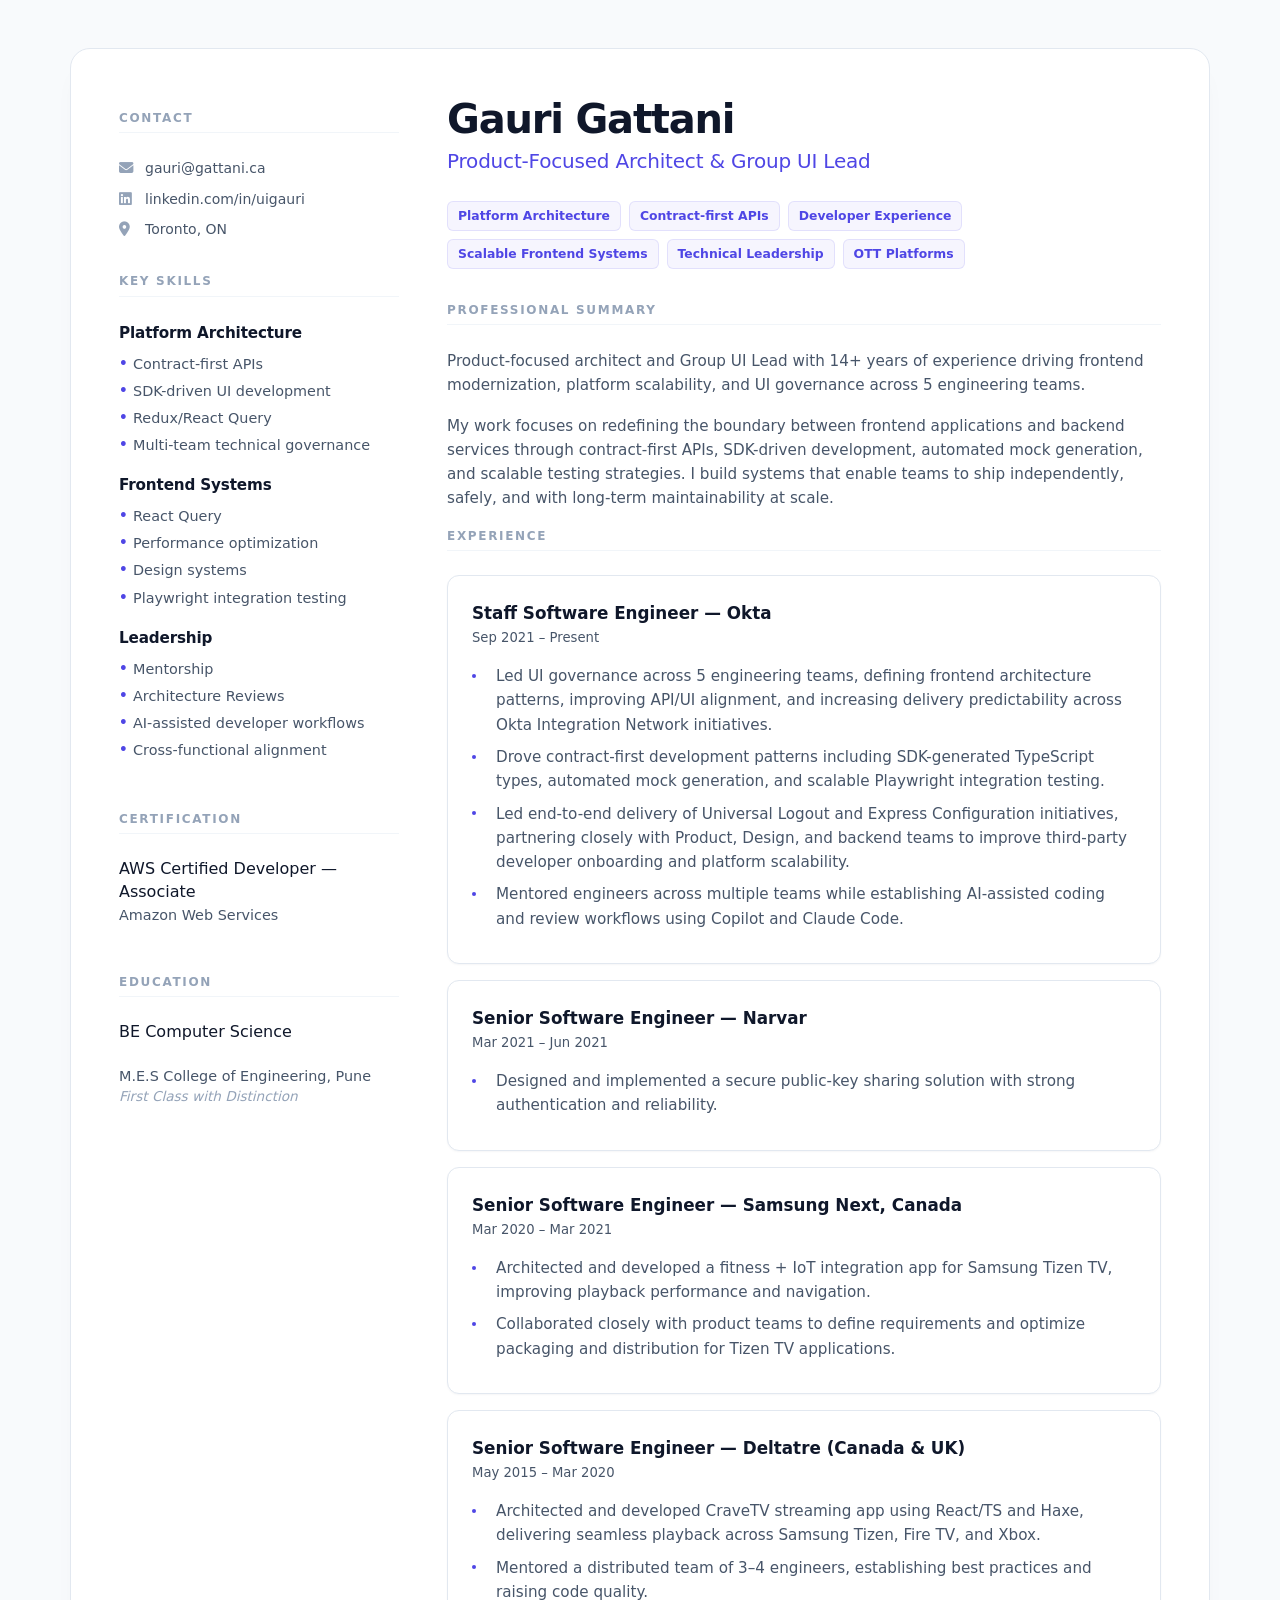
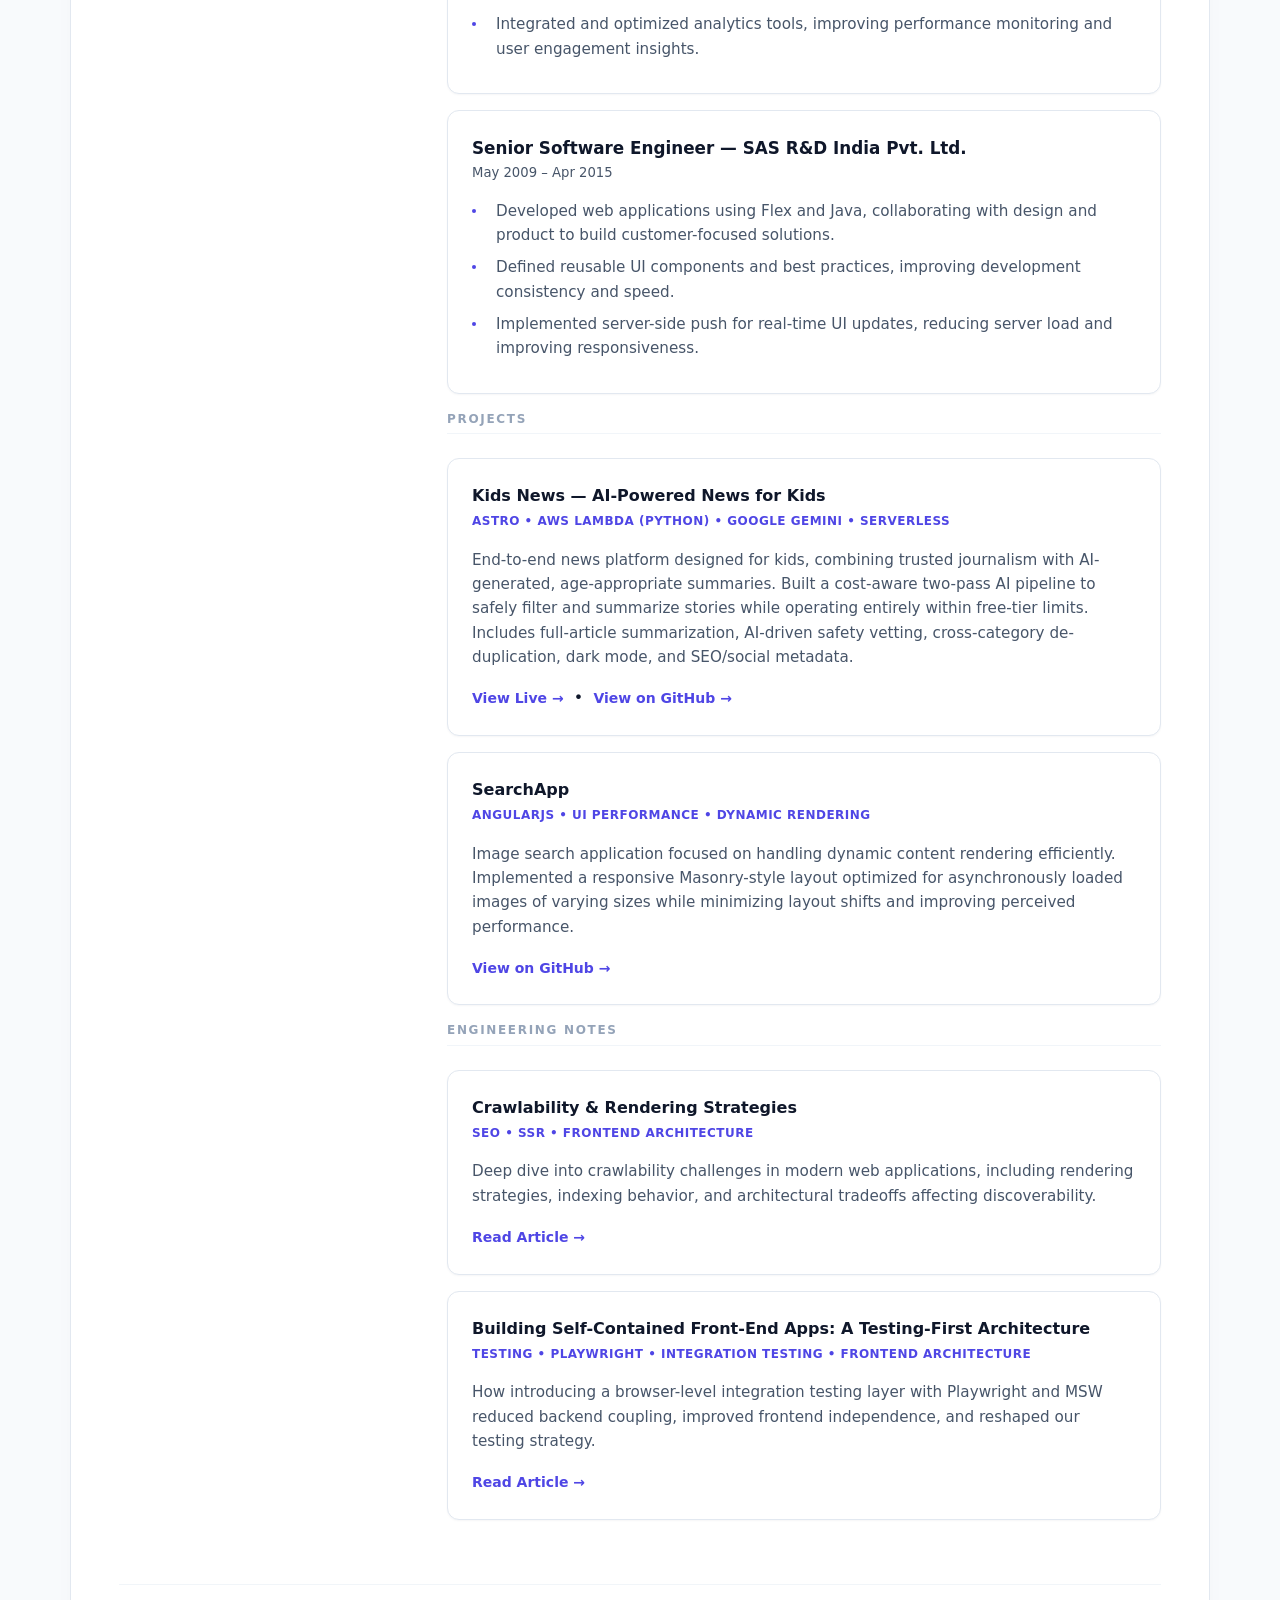
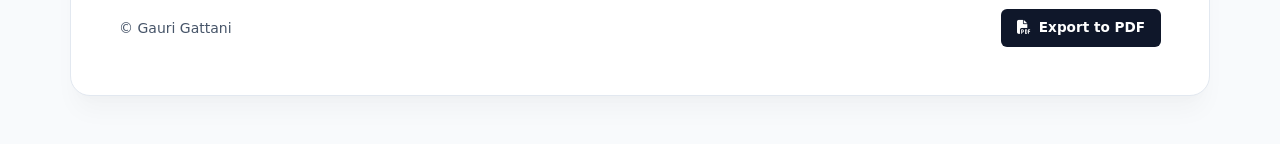
<file: index.html>
<!doctype html>
<html lang="en">
  <head>
    <meta charset="UTF-8" />
    <meta name="viewport" content="width=device-width, initial-scale=1" />
    <meta name="robots" content="noindex, nofollow" />
    <title>Gauri Gattani: Product-Focused Architect & Group UI Lead</title>

    <meta
      name="theme-color"
      content="#f5f7fb"
      media="(prefers-color-scheme: light)"
    />
    <meta
      name="theme-color"
      content="#111827"
      media="(prefers-color-scheme: dark)"
    />

    <!-- Google tag (gtag.js) -->
    <script
      async
      src="https://www.googletagmanager.com/gtag/js?id=G-FG6BD3M5W6"
    ></script>
    <script>
      window.dataLayer = window.dataLayer || [];
      function gtag() {
        dataLayer.push(arguments);
      }
      gtag("js", new Date());

      gtag("config", "G-FG6BD3M5W6");
    </script>

    <link
      rel="stylesheet"
      href="https://cdnjs.cloudflare.com/ajax/libs/font-awesome/6.5.0/css/all.min.css"
    />
    <link rel="stylesheet" href="style.css" />
    <link rel="stylesheet" href="mobile.css" />
    <link rel="stylesheet" href="print.css" />
  </head>

  <body>
    <div class="container">
      <div class="resume-content">
        <aside class="sidebar">
          <div class="section">
            <h2>Contact</h2>
            <div class="contact-links">
              <a href="mailto:gauri@gattani.ca">
                <i class="fas fa-envelope"></i>
                gauri@gattani.ca
              </a>
              <a href="https://linkedin.com/in/uigauri" target="_blank">
                <i class="fab fa-linkedin"></i>
                linkedin.com/in/uigauri
              </a>
              <span class="location">
                <i class="fas fa-map-marker-alt"></i>
                Toronto, ON
              </span>
            </div>
          </div>

          <div class="section">
            <h2>Key Skills</h2>

            <div class="skill-group">
              <h3>Platform Architecture</h3>
              <div class="skill-tags">
                <span>Contract-first APIs</span>
                <span>SDK-driven UI development</span>
                <span>Redux/React Query</span>
                <span>Multi-team technical governance</span>
              </div>
            </div>

            <div class="skill-group">
              <h3>Frontend Systems</h3>
              <div class="skill-tags">
                <span>React Query</span>
                <span>Performance optimization</span>
                <span>Design systems</span>
                <span>Playwright integration testing</span>
              </div>
            </div>

            <div class="skill-group">
              <h3>Leadership</h3>
              <div class="skill-tags">
                <span>Mentorship</span>
                <span>Architecture Reviews</span>
                <span>AI-assisted developer workflows</span>
                <span>Cross-functional alignment</span>
              </div>
            </div>
          </div>

          <div class="section certification">
            <h2>Certification</h2>
            <div class="cert-card">
              <span class="cert-icon">🟧</span>
              <strong>AWS Certified Developer — Associate</strong>
              <div class="cert-meta">Amazon Web Services</div>
            </div>
          </div>

          <div class="section">
            <h2>Education</h2>
            <p>
              <strong>BE Computer Science</strong><br />
              M.E.S College of Engineering, Pune<br />
              <span class="muted">First Class with Distinction</span>
            </p>
          </div>
        </aside>

        <main class="main-content">
          <div class="header">
            <div>
              <div>
                <h1>Gauri Gattani</h1>
                <p class="subtitle">
                  Product-Focused Architect & Group UI Lead
                </p>

                <div class="mobile-contact-row">
                  <a href="mailto:gauri@gattani.ca">gauri@gattani.ca</a>
                  <span>•</span>

                  <a href="https://linkedin.com/in/uigauri" target="_blank">
                    LinkedIn
                  </a>

                  <span>•</span>

                  <span>Toronto, ON</span>
                </div>

                <div class="soft-chips">
                  <span>Platform Architecture</span>
                  <span>Contract-first APIs</span>
                  <span>Developer Experience</span>
                  <span>Scalable Frontend Systems</span>
                  <span>Technical Leadership</span>
                  <span>OTT Platforms</span>
                </div>
              </div>
            </div>
          </div>

          <div class="section">
            <h2>Professional Summary</h2>
            <p>
              Product-focused architect and Group UI Lead with 14+ years of
              experience driving frontend modernization, platform scalability,
              and UI governance across 5 engineering teams.
            </p>

            <p>
              My work focuses on redefining the boundary between frontend
              applications and backend services through contract-first APIs,
              SDK-driven development, automated mock generation, and scalable
              testing strategies. I build systems that enable teams to ship
              independently, safely, and with long-term maintainability at
              scale.
            </p>
          </div>

          <div class="section">
            <h2>Experience</h2>

            <div class="job">
              <div class="job-title">Staff Software Engineer — Okta</div>
              <div class="job-meta">Sep 2021 – Present</div>
              <ul>
                <li>
                  Led UI governance across 5 engineering teams, defining
                  frontend architecture patterns, improving API/UI alignment,
                  and increasing delivery predictability across Okta Integration
                  Network initiatives.
                </li>
                <li>
                  Drove contract-first development patterns including
                  SDK-generated TypeScript types, automated mock generation, and
                  scalable Playwright integration testing.
                </li>
                <li>
                  Led end-to-end delivery of Universal Logout and Express
                  Configuration initiatives, partnering closely with Product,
                  Design, and backend teams to improve third-party developer
                  onboarding and platform scalability.
                </li>
                <li>
                  Mentored engineers across multiple teams while establishing
                  AI-assisted coding and review workflows using Copilot and
                  Claude Code.
                </li>
              </ul>
            </div>

            <div class="job">
              <div class="job-title">Senior Software Engineer — Narvar</div>
              <div class="job-meta">Mar 2021 – Jun 2021</div>
              <ul>
                <li>
                  Designed and implemented a secure public-key sharing solution
                  with strong authentication and reliability.
                </li>
              </ul>
            </div>

            <div class="job">
              <div class="job-title">
                Senior Software Engineer — Samsung Next, Canada
              </div>
              <div class="job-meta">Mar 2020 – Mar 2021</div>
              <ul>
                <li>
                  Architected and developed a fitness + IoT integration app for
                  Samsung Tizen TV, improving playback performance and
                  navigation.
                </li>
                <li>
                  Collaborated closely with product teams to define requirements
                  and optimize packaging and distribution for Tizen TV
                  applications.
                </li>
              </ul>
            </div>

            <div class="job">
              <div class="job-title">
                Senior Software Engineer — Deltatre (Canada & UK)
              </div>
              <div class="job-meta">May 2015 – Mar 2020</div>
              <ul>
                <li>
                  Architected and developed CraveTV streaming app using React/TS
                  and Haxe, delivering seamless playback across Samsung Tizen,
                  Fire TV, and Xbox.
                </li>
                <li>
                  Mentored a distributed team of 3–4 engineers, establishing
                  best practices and raising code quality.
                </li>
                <li>
                  Integrated and optimized analytics tools, improving
                  performance monitoring and user engagement insights.
                </li>
              </ul>
            </div>

            <div class="job">
              <div class="job-title">
                Senior Software Engineer — SAS R&D India Pvt. Ltd.
              </div>
              <div class="job-meta">May 2009 – Apr 2015</div>
              <ul>
                <li>
                  Developed web applications using Flex and Java, collaborating
                  with design and product to build customer-focused solutions.
                </li>
                <li>
                  Defined reusable UI components and best practices, improving
                  development consistency and speed.
                </li>
                <li>
                  Implemented server-side push for real-time UI updates,
                  reducing server load and improving responsiveness.
                </li>
              </ul>
            </div>
          </div>

          <div class="section">
            <h2>Projects</h2>

            <div class="project-card">
              <strong>Kids News — AI-Powered News for Kids</strong>
              <div class="project-meta">
                Astro • AWS Lambda (Python) • Google Gemini • Serverless
              </div>
              <p>
                End-to-end news platform designed for kids, combining trusted
                journalism with AI-generated, age-appropriate summaries. Built a
                cost-aware two-pass AI pipeline to safely filter and summarize
                stories while operating entirely within free-tier limits.
                Includes full-article summarization, AI-driven safety vetting,
                cross-category de-duplication, dark mode, and SEO/social
                metadata.
              </p>
              <a href="https://news.gattani.ca" target="_blank">
                View Live →
              </a>
              &nbsp;•&nbsp;
              <a
                href="https://github.com/gauriladdad/personal-site"
                target="_blank"
              >
                View on GitHub →
              </a>
            </div>

            <div class="project-card">
              <strong>SearchApp</strong>
              <div class="project-meta">
                AngularJS • UI Performance • Dynamic Rendering
              </div>
              <p>
                Image search application focused on handling dynamic content
                rendering efficiently. Implemented a responsive Masonry-style
                layout optimized for asynchronously loaded images of varying
                sizes while minimizing layout shifts and improving perceived
                performance.
              </p>
              <a
                href="https://github.com/gauriladdad/SearchApp"
                target="_blank"
              >
                View on GitHub →
              </a>
            </div>
          </div>

          <div class="section">
            <h2>Engineering Notes</h2>

            <div class="project-card">
              <strong>Crawlability & Rendering Strategies</strong>
              <div class="project-meta">SEO • SSR • Frontend Architecture</div>
              <p>
                Deep dive into crawlability challenges in modern web
                applications, including rendering strategies, indexing behavior,
                and architectural tradeoffs affecting discoverability.
              </p>
              <a
                href="https://blogs.gattani.ca/crawlability-post/"
                target="_blank"
              >
                Read Article →
              </a>
            </div>

            <div class="project-card">
              <strong
                >Building Self-Contained Front-End Apps: A Testing-First
                Architecture</strong
              >
              <div class="project-meta">
                Testing • Playwright • Integration Testing • Frontend
                Architecture
              </div>
              <p>
                How introducing a browser-level integration testing layer with
                Playwright and MSW reduced backend coupling, improved frontend
                independence, and reshaped our testing strategy.
              </p>
              <a
                href="https://blogs.gattani.ca/playwright-integration-layer/"
                target="_blank"
              >
                Read Article →
              </a>
            </div>
          </div>
        </main>
      </div>

      <footer>
        <div class="footer-meta">
          <span>© Gauri Gattani</span>
          <a
            class="download-button"
            href="./gauri%20gattani%20resume.pdf"
            download="gauri gattani resume.pdf"
          >
            <i class="fas fa-file-pdf"></i>
            Export to PDF
          </a>
        </div>
      </footer>
    </div>
  </body>
</html>
</file>
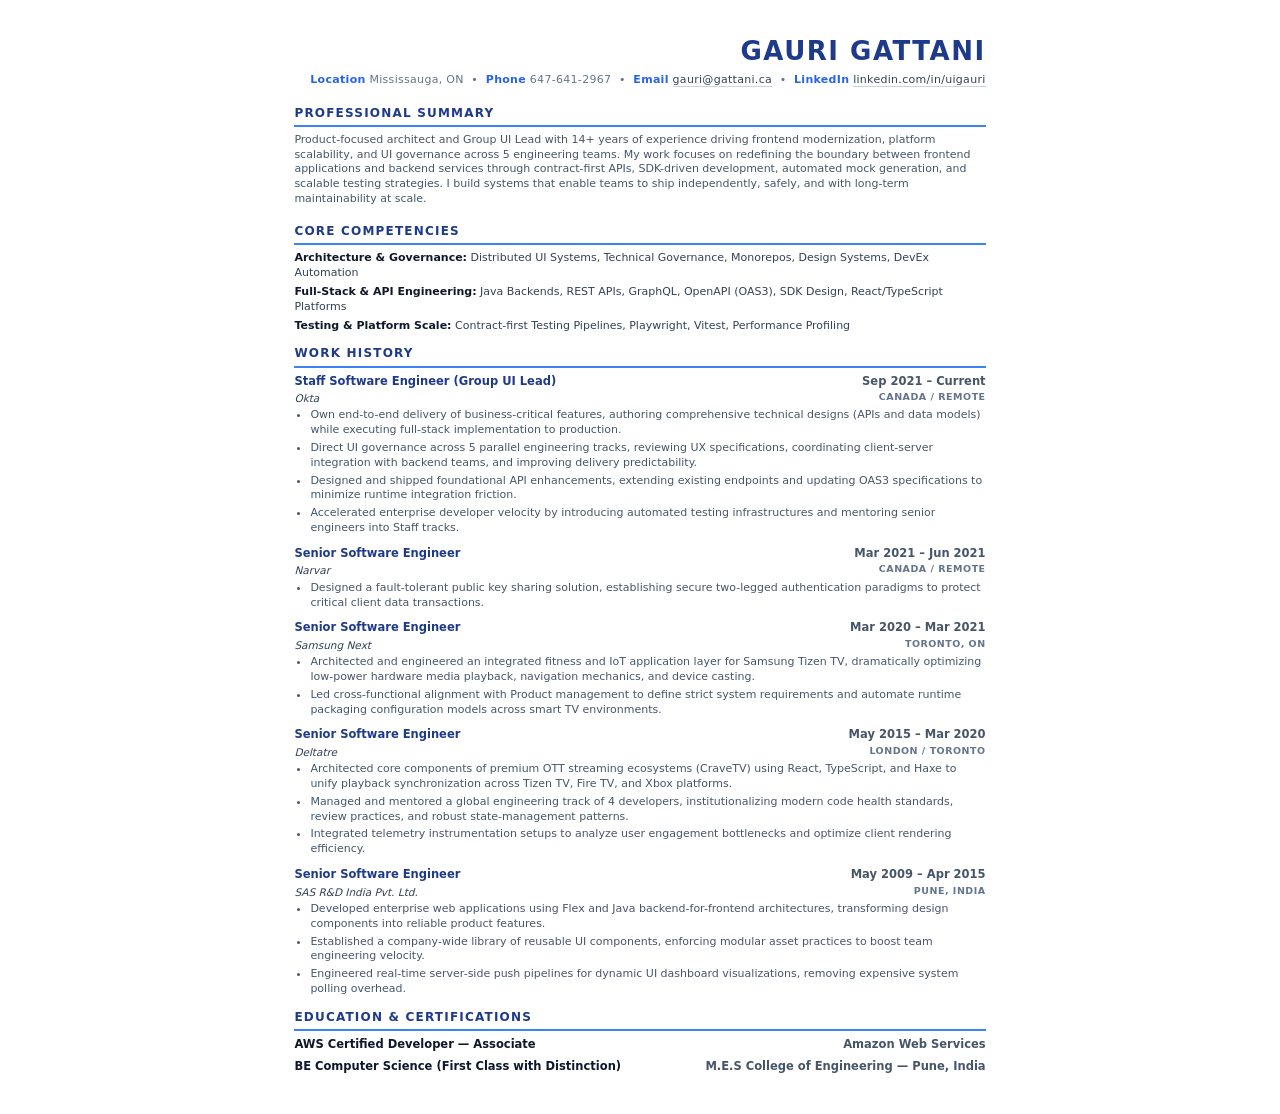
<file: resume.html>
<!doctype html>
<html lang="en">
  <head>
    <meta charset="UTF-8" />
    <title>Gauri Gattani — Resume</title>
    <style>
      /*
          ATS & AI-Friendly Layout Blueprint - Premium Slate & Indigo Minimalist
          - Single column structure for flawless automated parsing.
          - Retains all exact original margins, padding, and layout spacing.
          - Enhances visual identity using cohesive, high-end technical color tokens.
      */
      html,
      body {
        margin: 0;
        padding: 0;
        background-color: #ffffff;
      }
      body {
        font-family:
          system-ui,
          -apple-system,
          BlinkMacSystemFont,
          "Segoe UI",
          Roboto,
          Helvetica,
          Arial,
          sans-serif;
        color: #334155;
        line-height: 1.35;
        -webkit-font-smoothing: antialiased;
      }
      .resume-container {
        width: 8.5in;
        min-height: 11in;
        margin: 0 auto;
        padding: 0.35in 0.65in;
        box-sizing: border-box;
        background-color: #ffffff;
      }
      header {
        text-align: right;
        padding-bottom: 5px;
      }
      h1 {
        margin: 0 0 4px 0;
        font-size: 26px;
        font-weight: 800;
        text-transform: uppercase;
        letter-spacing: 1.5px;
        color: #1e3a8a; /* Deep Corporate Indigo */
      }
      .contact-bar {
        color: #64748b;
        font-size: 11px;
        font-weight: 500;
        text-align: right;
        letter-spacing: 0.3px;
      }
      .contact-bar span {
        color: #2563eb; /* Vibrant Accent Blue */
        font-weight: 600;
      }
      .contact-bar a {
        color: #334155;
        text-decoration: none;
        font-weight: 500;
        border-bottom: 1px solid #cbd5e1;
      }
      .contact-bar a:hover {
        color: #2563eb;
        border-bottom-color: #2563eb;
      }
      h2 {
        font-size: 12px;
        font-weight: 700;
        text-transform: uppercase;
        letter-spacing: 1.2px;
        margin: 12px 0 6px 0;
        padding-bottom: 4px;
        border-bottom: 2px solid #3b82f6; /* Modern Vibrant Blue Accent Line */
        color: #1e3a8a;
      }
      p {
        margin: 0 0 16px 0;
        font-size: 11px;
        color: #475569;
      }

      .skills-section p {
        margin-bottom: 4px;
        color: #334155;
      }
      .skills-section p:last-child {
        margin-bottom: 0;
      }
      .skills-section strong {
        color: #0f172a;
        font-weight: 600;
      }
      .job-entry {
        margin-bottom: 10px;
      }
      .job-header {
        display: flex;
        justify-content: space-between;
        font-weight: 600;
        font-size: 11.5px;
        color: #0f172a;
        margin-bottom: 2px;
      }
      .job-header span:first-child {
        color: #1e3a8a; /* Prominent color for job titles */
      }
      .job-header span:last-child {
        color: #475569;
      }
      .job-sub {
        display: flex;
        justify-content: space-between;
        font-style: italic;
        font-size: 10.5px;
        color: #475569;
        margin-bottom: 3px;
      }
      .job-sub span:first-child {
        font-weight: 500;
        color: #334155;
      }
      .job-sub span:last-child {
        text-transform: uppercase;
        font-size: 9.5px;
        font-style: normal;
        letter-spacing: 0.5px;
        font-weight: 600;
        color: #64748b; /* Classy slate metadata tag */
      }
      ul {
        margin: 0 0 4px 0;
        padding-left: 16px;
      }
      li {
        margin-bottom: 3px;
        font-size: 11px;
        color: #475569;
      }
      .edu-cert-entry {
        margin-bottom: 6px;
      }
      .edu-cert-entry .job-header span:first-child {
        color: #0f172a;
      }

      @page {
        size: letter portrait;
        margin: 0;
      }
      @media print {
        html,
        body {
          background: #ffffff;
          -webkit-print-color-adjust: exact !important;
          print-color-adjust: exact !important;
        }
        .resume-container {
          margin: 0;
          box-shadow: none;
        }
        h2 {
          border-bottom: 2px solid #3b82f6 !important;
        }
      }
    </style>
  </head>
  <body>
    <div class="resume-container">
      <!-- HEADER -->
      <header>
        <h1>Gauri Gattani</h1>
        <div class="contact-bar">
          <span>Location</span> Mississauga, ON &nbsp;•&nbsp;
          <span>Phone</span> 647-641-2967 &nbsp;•&nbsp; <span>Email</span>
          <a href="mailto:gauri@gattani.ca">gauri@gattani.ca</a> &nbsp;•&nbsp;
          <span>LinkedIn</span>
          <a href="https://linkedin.com/in/uigauri">linkedin.com/in/uigauri</a>
        </div>
      </header>

      <!-- PROFESSIONAL SUMMARY -->
      <section>
        <h2>Professional Summary</h2>
        <p>
          Product-focused architect and Group UI Lead with 14+ years of
          experience driving frontend modernization, platform scalability, and
          UI governance across 5 engineering teams. My work focuses on
          redefining the boundary between frontend applications and backend
          services through contract-first APIs, SDK-driven development,
          automated mock generation, and scalable testing strategies. I build
          systems that enable teams to ship independently, safely, and with
          long-term maintainability at scale.
        </p>
      </section>

      <!-- CRISP SKILLS -->
      <section class="skills-section">
        <h2>Core Competencies</h2>
        <p>
          <strong>Architecture & Governance:</strong> Distributed UI Systems,
          Technical Governance, Monorepos, Design Systems, DevEx Automation
        </p>
        <p>
          <strong>Full-Stack & API Engineering:</strong> Java Backends, REST
          APIs, GraphQL, OpenAPI (OAS3), SDK Design, React/TypeScript Platforms
        </p>
        <p>
          <strong>Testing & Platform Scale:</strong> Contract-first Testing
          Pipelines, Playwright, Vitest, Performance Profiling
        </p>
      </section>

      <!-- WORK HISTORY -->
      <section>
        <h2>Work History</h2>

        <!-- OKTA -->
        <div class="job-entry">
          <div class="job-header">
            <span>Staff Software Engineer (Group UI Lead)</span>
            <span>Sep 2021 – Current</span>
          </div>
          <div class="job-sub">
            <span>Okta</span>
            <span>Canada / Remote</span>
          </div>
          <ul>
            <li>
              Own end-to-end delivery of business-critical features, authoring
              comprehensive technical designs (APIs and data models) while
              executing full-stack implementation to production.
            </li>
            <li>
              Direct UI governance across 5 parallel engineering tracks,
              reviewing UX specifications, coordinating client-server
              integration with backend teams, and improving delivery
              predictability.
            </li>
            <li>
              Designed and shipped foundational API enhancements, extending
              existing endpoints and updating OAS3 specifications to minimize
              runtime integration friction.
            </li>
            <li>
              Accelerated enterprise developer velocity by introducing automated
              testing infrastructures and mentoring senior engineers into Staff
              tracks.
            </li>
          </ul>
        </div>

        <!-- NARVAR -->
        <div class="job-entry">
          <div class="job-header">
            <span>Senior Software Engineer</span>
            <span>Mar 2021 – Jun 2021</span>
          </div>
          <div class="job-sub">
            <span>Narvar</span>
            <span>Canada / Remote</span>
          </div>
          <ul>
            <li>
              Designed a fault-tolerant public key sharing solution,
              establishing secure two-legged authentication paradigms to protect
              critical client data transactions.
            </li>
          </ul>
        </div>

        <!-- SAMSUNG NEXT -->
        <div class="job-entry">
          <div class="job-header">
            <span>Senior Software Engineer</span>
            <span>Mar 2020 – Mar 2021</span>
          </div>
          <div class="job-sub">
            <span>Samsung Next</span>
            <span>Toronto, ON</span>
          </div>
          <ul>
            <li>
              Architected and engineered an integrated fitness and IoT
              application layer for Samsung Tizen TV, dramatically optimizing
              low-power hardware media playback, navigation mechanics, and
              device casting.
            </li>
            <li>
              Led cross-functional alignment with Product management to define
              strict system requirements and automate runtime packaging
              configuration models across smart TV environments.
            </li>
          </ul>
        </div>

        <!-- DELTATRE -->
        <div class="job-entry">
          <div class="job-header">
            <span>Senior Software Engineer</span>
            <span>May 2015 – Mar 2020</span>
          </div>
          <div class="job-sub">
            <span>Deltatre</span>
            <span>London / Toronto</span>
          </div>
          <ul>
            <li>
              Architected core components of premium OTT streaming ecosystems
              (CraveTV) using React, TypeScript, and Haxe to unify playback
              synchronization across Tizen TV, Fire TV, and Xbox platforms.
            </li>
            <li>
              Managed and mentored a global engineering track of 4 developers,
              institutionalizing modern code health standards, review practices,
              and robust state-management patterns.
            </li>
            <li>
              Integrated telemetry instrumentation setups to analyze user
              engagement bottlenecks and optimize client rendering efficiency.
            </li>
          </ul>
        </div>

        <!-- SAS -->
        <div class="job-entry">
          <div class="job-header">
            <span>Senior Software Engineer</span>
            <span>May 2009 – Apr 2015</span>
          </div>
          <div class="job-sub">
            <span>SAS R&D India Pvt. Ltd.</span>
            <span>Pune, India</span>
          </div>
          <ul>
            <li>
              Developed enterprise web applications using Flex and Java
              backend-for-frontend architectures, transforming design components
              into reliable product features.
            </li>
            <li>
              Established a company-wide library of reusable UI components,
              enforcing modular asset practices to boost team engineering
              velocity.
            </li>
            <li>
              Engineered real-time server-side push pipelines for dynamic UI
              dashboard visualizations, removing expensive system polling
              overhead.
            </li>
          </ul>
        </div>
      </section>

      <!-- EDUCATION & CERTIFICATIONS -->
      <section>
        <h2>Education & Certifications</h2>

        <div class="edu-cert-entry">
          <div class="job-header">
            <span>AWS Certified Developer — Associate</span>
            <span>Amazon Web Services</span>
          </div>
        </div>

        <div class="edu-cert-entry">
          <div class="job-header">
            <span>BE Computer Science (First Class with Distinction)</span>
            <span>M.E.S College of Engineering — Pune, India</span>
          </div>
        </div>
      </section>
    </div>
  </body>
</html>
</file>
<file: style.css>
/* ==========================================================================
   1. DESIGN SYSTEM TOKENS & VARIABLES
   ========================================================================== */
:root {
  /* Neutral Palette */
  --slate-50: #f8fafc;
  --slate-100: #f1f5f9;
  --slate-200: #e2e8f0;
  --slate-300: #cbd5e1;
  --slate-400: #94a3b8;
  --slate-600: #475569;
  --slate-700: #334155;
  --slate-800: #1e293b;
  --slate-900: #0f172a;

  /* Primary Indigo Accent */
  --indigo-600: #4f46e5;
  --indigo-700: #4338ca;

  /* App Surface Mapping */
  --bg-app: var(--slate-50);
  --bg-surface: #ffffff;
  --text-primary: var(--slate-900);
  --text-secondary: var(--slate-600);
  --text-tertiary: var(--slate-400);

  --border-subtle: var(--slate-100);
  --border-strong: var(--slate-200);

  --brand-primary: var(--indigo-600);
  --brand-muted: rgba(79, 70, 229, 0.05);
  --brand-border: rgba(79, 70, 229, 0.12);

  /* Layout Spacing Scale */
  --space-xs: 0.25rem; /* 4px */
  --space-sm: 0.5rem; /* 8px */
  --space-md: 1rem; /* 16px */
  --space-lg: 1.5rem; /* 24px */
  --space-xl: 2rem; /* 32px */
  --space-xxl: 3rem; /* 48px */

  /* Structural Details */
  --shadow-sm: 0 1px 2px rgba(15, 23, 42, 0.04);
  --shadow-container:
    0 20px 25px -5px rgba(15, 23, 42, 0.03),
    0 10px 10px -5px rgba(15, 23, 42, 0.01);

  --radius-interactive: 6px;
  --radius-card: 12px;
  --radius-outer: 20px;

  --transition-fast: 150ms cubic-bezier(0.4, 0, 0.2, 1);
}

@media (prefers-color-scheme: dark) {
  :root {
    --bg-app: #090d16;
    --bg-surface: #111723;
    --text-primary: #f8fafc;
    --text-secondary: #94a3b8;
    --text-tertiary: #475569;
    --border-subtle: #1e293b;
    --border-strong: #273142;

    --brand-primary: #818cf8;
    --brand-muted: rgba(129, 140, 248, 0.08);
    --brand-border: rgba(129, 140, 248, 0.2);

    --shadow-container: 0 20px 25px -5px rgba(0, 0, 0, 0.3);
  }
}

/* ==========================================================================
   2. REBOOTS & OVERRIDES
   ========================================================================== */
* {
  box-sizing: border-box;
  margin: 0;
  padding: 0;
}

body {
  font-family:
    ui-sans-serif,
    system-ui,
    -apple-system,
    BlinkMacSystemFont,
    "Segoe UI",
    Roboto,
    sans-serif;
  background-color: var(--bg-app);
  color: var(--text-primary);
  line-height: 1.6;
  -webkit-font-smoothing: antialiased;
  -moz-osx-font-smoothing: grayscale;
  padding: var(--space-xxl) var(--space-md);
}

/* ==========================================================================
   3. APP CONTAINER & MAIN TWO-COLUMN LAYOUT
   ========================================================================== */
.container {
  max-width: 1140px;
  margin: 0 auto;
  background-color: var(--bg-surface);
  border: 1px solid var(--border-strong);
  border-radius: var(--radius-outer);
  box-shadow: var(--shadow-container);
  padding: var(--space-xxl);
}

.resume-content {
  display: grid;
  grid-template-columns: 280px 1fr;
  gap: var(--space-xxl);
  align-items: flex-start;
}

/* ==========================================================================
   4. GLOBAL TYPOGRAPHY MATRIX
   ========================================================================== */
h1 {
  font-size: 2.5rem;
  font-weight: 800;
  letter-spacing: -0.03em;
  line-height: 1.1;
  margin-bottom: var(--space-xs);
  color: var(--text-primary);
}

h2 {
  font-size: 0.75rem;
  font-weight: 700;
  text-transform: uppercase;
  letter-spacing: 0.14em;
  color: var(--text-tertiary);
  margin-bottom: var(--space-lg);
  padding-bottom: var(--space-xs);
  border-bottom: 1px solid var(--border-subtle);
}

h3 {
  font-size: 0.95rem;
  font-weight: 600;
  color: var(--text-primary);
  letter-spacing: -0.01em;
}

p {
  color: var(--text-secondary);
  font-size: 0.95rem;
  margin-bottom: var(--space-md);
}

.subtitle {
  font-size: 1.25rem;
  font-weight: 500;
  color: var(--brand-primary);
  margin-bottom: var(--space-lg);
  letter-spacing: -0.01em;
}

/* ==========================================================================
   5. SIDEBAR: CONTACT LINKS
   ========================================================================== */
.sidebar {
  display: flex;
  flex-direction: column;
  gap: var(--space-xl);
  padding-top: 12px;
}

.contact-links {
  display: flex;
  flex-direction: column;
  gap: var(--space-sm);
}

.contact-links a,
.contact-links span {
  display: flex;
  align-items: center;
  gap: var(--space-sm);
  color: var(--text-secondary);
  text-decoration: none;
  font-size: 0.875rem;
  font-weight: 500;
  transition: color var(--transition-fast);
}

.contact-links a:hover {
  color: var(--brand-primary);
}

.contact-links i {
  color: var(--text-tertiary);
  font-size: 0.9rem;
  width: 18px;
  text-align: left;
}

/* ==========================================================================
   6. SIDEBAR: CLEAN VERTICAL LIST BULLETED SKILLS (EACH ON A NEW LINE)
   ========================================================================== */
.skill-group {
  margin-bottom: var(--space-md);
}

.skill-group h3 {
  font-size: 0.95rem;
  font-weight: 700;
  color: var(--text-primary);
  margin-bottom: var(--space-sm);
  letter-spacing: -0.01em;
}

/* Vertical column layout layout engine */
.skill-tags {
  display: flex !important;
  flex-direction: column !important;
  gap: 4px !important;
}

/* Transforms spans into standard clean vertical list fragments */
.skill-tags span {
  display: block !important;
  font-size: 0.9rem !important;
  font-weight: 400 !important;
  color: var(--text-secondary) !important;
  background: transparent !important;
  border: none !important;
  padding: 0 0 0 14px !important; /* Makes room for the absolute bullet */
  margin: 0 !important;
  border-radius: 0 !important;
  box-shadow: none !important;
  position: relative !important;
  transition: color var(--transition-fast);
}

/* Minimalist, clean left bullet point */
.skill-tags span::before {
  content: "•" !important;
  position: absolute !important;
  left: 0 !important;
  color: var(
    --brand-primary
  ) !important; /* Accent matching main bullet style */
  font-weight: 700 !important;
  font-size: 0.85rem !important;
}

.skill-tags span:hover {
  color: var(--brand-primary) !important;
}

/* ==========================================================================
   7. SIDEBAR: MATCHING EDUCATION & CERTIFICATION TYPOGRAPHY STYLE
   ========================================================================== */
.cert-card {
  display: block !important;
  background-color: transparent !important;
  border: none !important;
  border-left: none !important;
  border-radius: 0 !important;
  padding: 0 !important;
  margin-bottom: var(--space-md) !important;
  box-shadow: none !important;
}

/* Clean structural deletion of the generic badge block */
.cert-icon,
.cert-card span:first-of-type {
  display: none !important;
}

/* Match layout layout architecture of 'BE Computer Science' */
.cert-card strong,
.sidebar p strong {
  display: block !important;
  font-size: 1rem !important;
  font-weight: 500 !important;
  color: var(--text-primary) !important;
  line-height: 1.4 !important;
  margin-bottom: 2px !important;
}

/* Match layout layout architecture of 'M.E.S College of Engineering, Pune' */
.cert-meta,
.sidebar p {
  display: block !important;
  font-size: 0.9rem !important;
  color: var(--text-secondary) !important;
  line-height: 1.4 !important;
  margin-bottom: 2px !important;
}

.muted {
  font-size: 0.85rem;
  color: var(--text-tertiary);
  font-style: italic;
}

/* ==========================================================================
   8. MAIN CONTENT HEADER & TECH STACK CHIPS
   ========================================================================== */
.main-content .header {
  margin-bottom: var(--space-xl);
}

.soft-chips {
  display: flex;
  flex-wrap: wrap;
  gap: var(--space-sm);
}

.soft-chips span {
  font-size: 0.775rem;
  font-weight: 600;
  background-color: var(--brand-muted);
  color: var(--brand-primary);
  border: 1px solid var(--brand-border);
  padding: 4px 10px;
  border-radius: var(--radius-interactive);
}

/* ==========================================================================
   9. MAIN CONTENT TIMELINE / EXPERIENCE HOVER CARDS
   ========================================================================== */
.job,
.project-card {
  background-color: var(--bg-surface);
  border: 1px solid var(--border-strong);
  border-radius: var(--radius-card);
  padding: var(--space-lg);
  margin-bottom: var(--space-md);
  box-shadow: var(--shadow-sm);
  transition: var(--transition-fast);
}

.job:hover,
.project-card:hover {
  transform: translateY(-2px);
  border-color: var(--brand-border);
  box-shadow: var(--shadow-container);
}

/* Experience Layout Blocks */
.job-title {
  font-size: 1.05rem;
  font-weight: 600;
  color: var(--text-primary);
  display: flex;
  justify-content: space-between;
  align-items: baseline;
  flex-wrap: wrap;
  gap: var(--space-sm);
}

.job-meta {
  font-size: 0.825rem;
  font-weight: 500;
  color: var(--text-secondary);
  margin-bottom: var(--space-md);
}

ul {
  list-style: none;
}

ul li {
  position: relative;
  padding-left: var(--space-lg);
  margin-bottom: var(--space-sm);
  font-size: 0.95rem;
  color: var(--text-secondary);
}

ul li::before {
  content: "";
  position: absolute;
  left: 0;
  top: 0.65em;
  width: 4px;
  height: 4px;
  border-radius: 50%;
  background-color: var(--brand-primary);
}

/* Projects Layout Framework */
.project-meta {
  font-size: 0.75rem;
  font-weight: 700;
  text-transform: uppercase;
  letter-spacing: 0.04em;
  color: var(--brand-primary);
  margin: var(--space-xs) 0 var(--space-md);
}

.project-card a {
  font-size: 0.875rem;
  font-weight: 600;
  color: var(--brand-primary);
  text-decoration: none;
  display: inline-flex;
  align-items: center;
  gap: var(--space-xs);
}

.project-card a:hover {
  text-decoration: underline;
}

/* ==========================================================================
   10. SYSTEM FOOTER
   ========================================================================== */
footer {
  margin-top: var(--space-xxl);
  border-top: 1px solid var(--border-subtle);
  padding-top: var(--space-lg);
}

.footer-meta {
  display: flex;
  justify-content: space-between;
  align-items: center;
  font-size: 0.875rem;
  color: var(--text-secondary);
}

.download-button {
  background-color: var(--text-primary);
  color: var(--bg-surface) !important;
  font-weight: 600;
  font-size: 0.85rem;
  padding: var(--space-sm) var(--space-md);
  border-radius: var(--radius-interactive);
  text-decoration: none;
  display: inline-flex;
  align-items: center;
  gap: var(--space-sm);
  transition: var(--transition-fast);
}

.download-button:hover {
  background-color: var(--brand-primary);
  transform: translateY(-1px);
}
</file>
<file: mobile.css>
/* ==========================================
   MOBILE LAYOUT
========================================== */

.mobile-contact-row {
  display: none;
}

@media (max-width: 768px) {
  /* ==========================================
     BASE
  ========================================== */

  body {
    padding: 12px;
    overflow: auto;
  }

  .container {
    flex-direction: column;
    height: auto;

    padding: 20px 16px;
    border-radius: 18px;
  }

  .resume-content {
    display: flex;
    flex-direction: column;
    gap: 24px;
  }

  /* ==========================================
     CONTENT ORDER
  ========================================== */

  .main-content {
    width: 100%;
    order: 1;
  }

  .sidebar {
    width: 100%;
    order: 2;

    padding-top: 20px;
    margin-top: 8px;

    border-top: 1px solid var(--border);
  }

  /* Hide duplicate contact section from sidebar */
  .sidebar .section:first-child {
    display: none;
  }

  /* ==========================================
     HEADER
  ========================================== */

  h1 {
    font-size: 2rem;
    line-height: 1.05;
    margin-bottom: 6px;
  }

  .subtitle {
    font-size: 1rem;
    margin-bottom: 14px;
  }

  .main-content .header {
    margin-bottom: 24px;
  }

  /* ==========================================
     MOBILE CONTACT ROW
  ========================================== */

  .mobile-contact-row {
    display: flex;
    flex-wrap: wrap;
    align-items: center;
    gap: 6px;

    margin-bottom: 18px;

    font-size: 0.85rem;
    color: var(--muted);
  }

  .mobile-contact-row a {
    color: var(--muted);
    text-decoration: none;
  }

  .mobile-contact-row a:hover {
    color: var(--accent);
  }

  /* ==========================================
     CHIPS
  ========================================== */

  .soft-chips {
    display: flex;
    flex-wrap: wrap;
    gap: 6px;
  }

  .soft-chips span {
    font-size: 0.72rem;
    padding: 4px 8px;
    border-radius: 999px;
  }

  /* ==========================================
     TYPOGRAPHY
  ========================================== */

  h2 {
    font-size: 0.72rem;
    letter-spacing: 0.12em;
    margin-bottom: 14px;
  }

  h3 {
    font-size: 0.9rem;
  }

  p,
  ul li {
    font-size: 0.92rem;
    line-height: 1.55;
  }

  /* ==========================================
     SKILLS
  ========================================== */

  .skill-group {
    margin-bottom: 16px;
  }

  .skill-tags {
    gap: 6px;
  }

  .skill-tags span {
    font-size: 0.82rem;
    padding: 5px 9px;
  }

  /* ==========================================
     EXPERIENCE + PROJECTS
  ========================================== */

  .job,
  .project-card {
    padding: 16px;
    border-radius: 14px;
    margin-bottom: 14px;
  }

  .job-title {
    font-size: 1rem;
    line-height: 1.35;
  }

  .job-meta,
  .project-meta {
    font-size: 0.78rem;
    margin-bottom: 10px;
  }

  ul {
    padding-left: 18px;
  }

  ul li {
    margin-bottom: 8px;
  }

  /* ==========================================
     PROJECTS
  ========================================== */

  .project-card p {
    margin-bottom: 12px;
  }

  .project-card a {
    font-size: 0.85rem;
  }

  /* ==========================================
     EDUCATION + CERTIFICATION
  ========================================== */

  .education-grid {
    grid-template-columns: 1fr;
  }

  .education-card {
    padding: 16px;
  }

  /* ==========================================
     FOOTER
  ========================================== */

  footer {
    margin-top: 28px;
    padding-top: 18px;
  }

  .footer-meta {
    flex-direction: column;
    align-items: flex-start;
    gap: 12px;
  }

  .footer-meta a {
    width: 100%;
    justify-content: center;
  }
}
</file>
<file: print.css>
/* ---------- PRINT VERSION ---------- */
@media print {
  body,
  html {
    background: white !important;
  }

  * {
    box-shadow: none !important;
    background-image: none !important;
  }

  .section {
    page-break-inside: avoid;
  }

  .job {
    page-break-inside: avoid;
  }

  h2 {
    page-break-after: avoid;
  }

  footer {
    page-break-after: avoid;
  }

  .container {
    background: white !important;
    box-shadow: none;
    border-radius: 0;
    margin: 0;
    padding: 12px 24px;
  }

  .download {
    display: none; /* hide button on print */
  }

  footer {
    margin-top: 10px;
  }

  .job {
    background: white;
    border: 1px solid #ddd;
  }

  /* Fit more on a single page cleanly */
  .section {
    margin-top: 18px;
  }

  h1 {
    margin-bottom: 4px;
  }

  footer .download {
    display: none;
  }

  .footer-meta a {
    display: none;
  }
}
</file>
